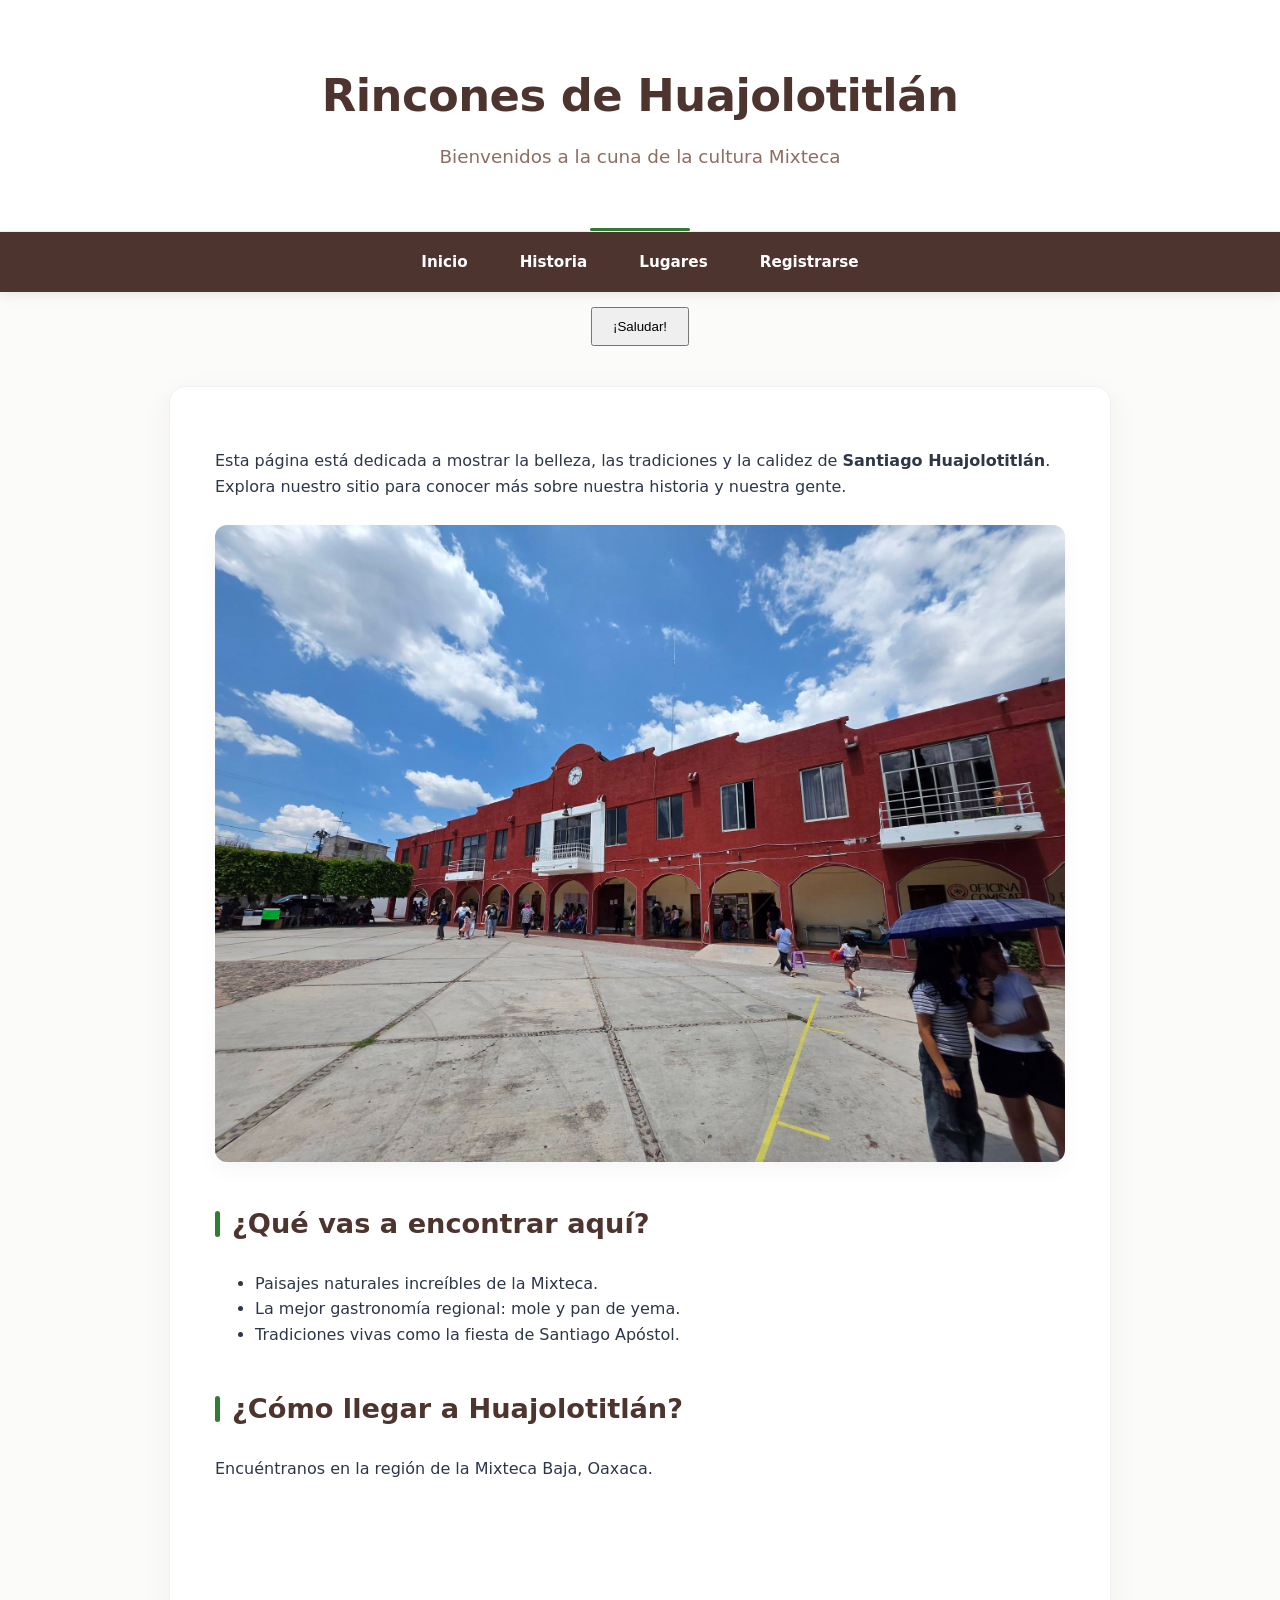
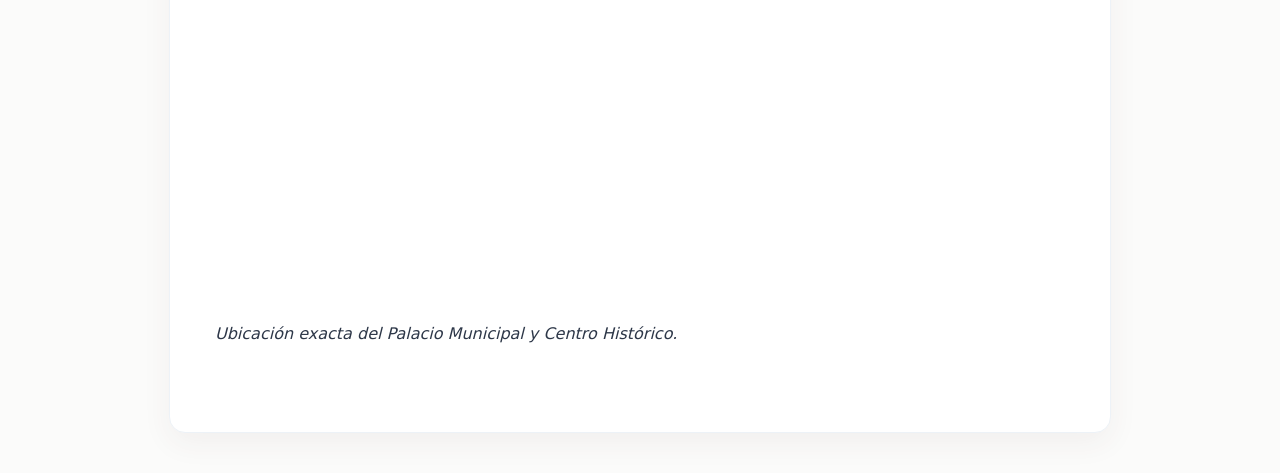
<file: index.html>
<!DOCTYPE html>
<html lang="es">
<head>
    <meta charset="UTF-8">
    <meta name="viewport" content="width=device-width, initial-scale=1.0">
    <title>Rincones de Huajolotitlán - Inicio</title>
    <link rel="stylesheet" href="css/estilos.css">
</head>
<body>

    <header>
        <h1>Rincones de Huajolotitlán</h1>
        <h3>Bienvenidos a la cuna de la cultura Mixteca</h3>
    </header>

    <nav class="menu">
        <a href="index.html">Inicio</a>
        <a href="html/historia.html">Historia</a>
        <a href="html/lugares.html">Lugares</a>
        <a href="html/registro.html">Registrarse</a>
    </nav>

    <div style="text-align: center; margin: 15px;">
        <button onclick="saludarVisitante()" style="padding: 10px 20px; cursor: pointer;">¡Saludar!</button>
    </div>

    <main>
        <section class="introduccion">
            <p>Esta página está dedicada a mostrar la belleza, las tradiciones y la calidez de <strong>Santiago Huajolotitlán</strong>. Explora nuestro sitio para conocer más sobre nuestra historia y nuestra gente.</p>
            
            <img src="img/palacio.jpg" alt="Vista panorámica de Santiago Huajolotitlán, Oaxaca" class="img-fluida">
        </section>

        <section class="contenido">
            <h2>¿Qué vas a encontrar aquí?</h2>
            <ul>
                <li>Paisajes naturales increíbles de la Mixteca.</li>
                <li>La mejor gastronomía regional: mole y pan de yema.</li>
                <li>Tradiciones vivas como la fiesta de Santiago Apóstol.</li>
            </ul>
        </section>

        <section class="mapa">
            <h2>¿Cómo llegar a Huajolotitlán?</h2>
            <p>Encuéntranos en la región de la Mixteca Baja, Oaxaca.</p>
            <div class="contenedor-mapa">
                <iframe 
                    src="https://www.google.com/maps/embed?pb=!1m18!1m12!1m3!1d15147.887824835606!2d-97.7408845!3d17.8516035!2m3!1f0!2f0!3f0!3m2!1i1024!2i768!4f13.1!3m3!1m2!1s0x85c5f829f0326447%3A0x6ec0c5c4900a0b7b!2sSantiago%20Huajolotitl%C3%A1n%2C%20Oax.!5e0!3m2!1ses-419!2smx!4v1714150000000!5m2!1ses-419!2smx" 
                    width="100%" height="400" style="border:0;" allowfullscreen="" loading="lazy">
                </iframe>
            </div>
            <p><em>Ubicación exacta del Palacio Municipal y Centro Histórico.</em></p>
        </section>
    </main>

    <script src="js/script.js"></script>
    
</body>
</html>
</file>
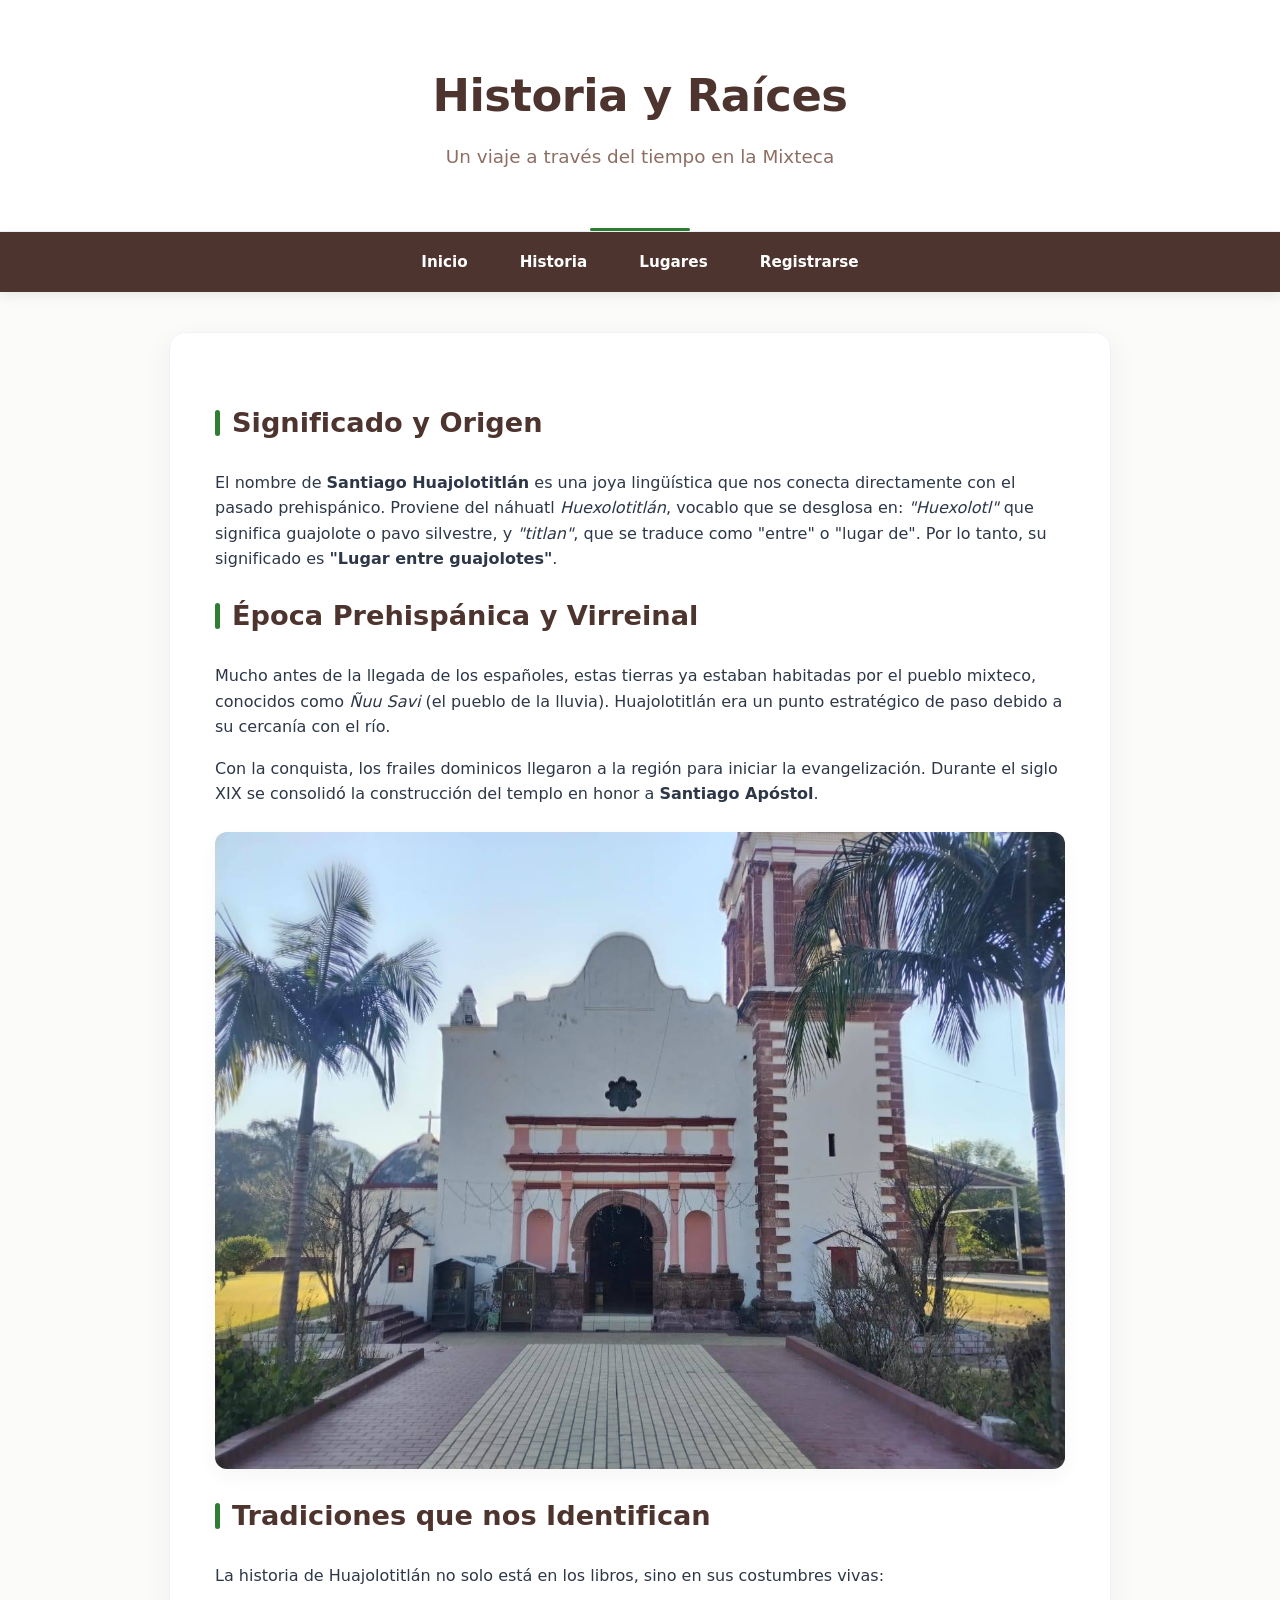
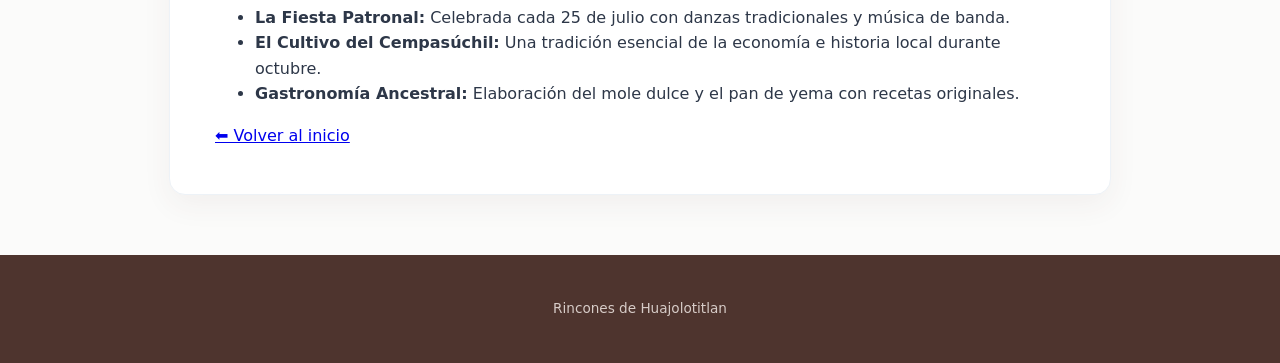
<file: html/historia.html>
<!DOCTYPE html>
<html lang="es">
<head>
    <meta charset="UTF-8">
    <meta name="viewport" content="width=device-width, initial-scale=1.0">
    <title>Historia - Rincones de Huajolotitlán</title>
    <link rel="stylesheet" href="../css/estilos.css">
</head>
<body>

    <header>
        <h1>Historia y Raíces</h1>
        <h3>Un viaje a través del tiempo en la Mixteca</h3>
    </header>

    <nav class="menu">
        <a href="../index.html">Inicio</a>
        <a href="historia.html">Historia</a>
        <a href="lugares.html">Lugares</a>
        <a href="registro.html">Registrarse</a>
    </nav>

    <main class="contenedor-historia">
        
        <article>
            <h2>Significado y Origen</h2>
            <p>
                El nombre de <strong>Santiago Huajolotitlán</strong> es una joya lingüística que nos conecta directamente con el pasado prehispánico. Proviene del náhuatl <em>Huexolotitlán</em>, vocablo que se desglosa en: 
                <em>"Huexolotl"</em> que significa guajolote o pavo silvestre, y <em>"titlan"</em>, que se traduce como "entre" o "lugar de". Por lo tanto, su significado es <strong>"Lugar entre guajolotes"</strong>.
            </p>
        </article>

        <article>
            <h2>Época Prehispánica y Virreinal</h2>
            <p>
                Mucho antes de la llegada de los españoles, estas tierras ya estaban habitadas por el pueblo mixteco, conocidos como <em>Ñuu Savi</em> (el pueblo de la lluvia). Huajolotitlán era un punto estratégico de paso debido a su cercanía con el río.
            </p>
            <p>
                Con la conquista, los frailes dominicos llegaron a la región para iniciar la evangelización. Durante el siglo XIX se consolidó la construcción del templo en honor a <strong>Santiago Apóstol</strong>.
            </p>
            <img src="../img/templo.jpg" alt="Templo de Santiago Apóstol en Huajolotitlán" class="img-historia">
        </article>

        <article>
            <h2>Tradiciones que nos Identifican</h2>
            <p>La historia de Huajolotitlán no solo está en los libros, sino en sus costumbres vivas:</p>
            <ul>
                <li><strong>La Fiesta Patronal:</strong> Celebrada cada 25 de julio con danzas tradicionales y música de banda.</li>
                <li><strong>El Cultivo del Cempasúchil:</strong> Una tradición esencial de la economía e historia local durante octubre.</li>
                <li><strong>Gastronomía Ancestral:</strong> Elaboración del mole dulce y el pan de yema con recetas originales.</li>
            </ul>
        </article>

        <div class="enlace-volver">
            <a href="../index.html">⬅ Volver al inicio</a>
        </div>
    </main>

    <footer>
        <p>Rincones de Huajolotitlan</p>
    </footer>

</body>
</html>
</file>
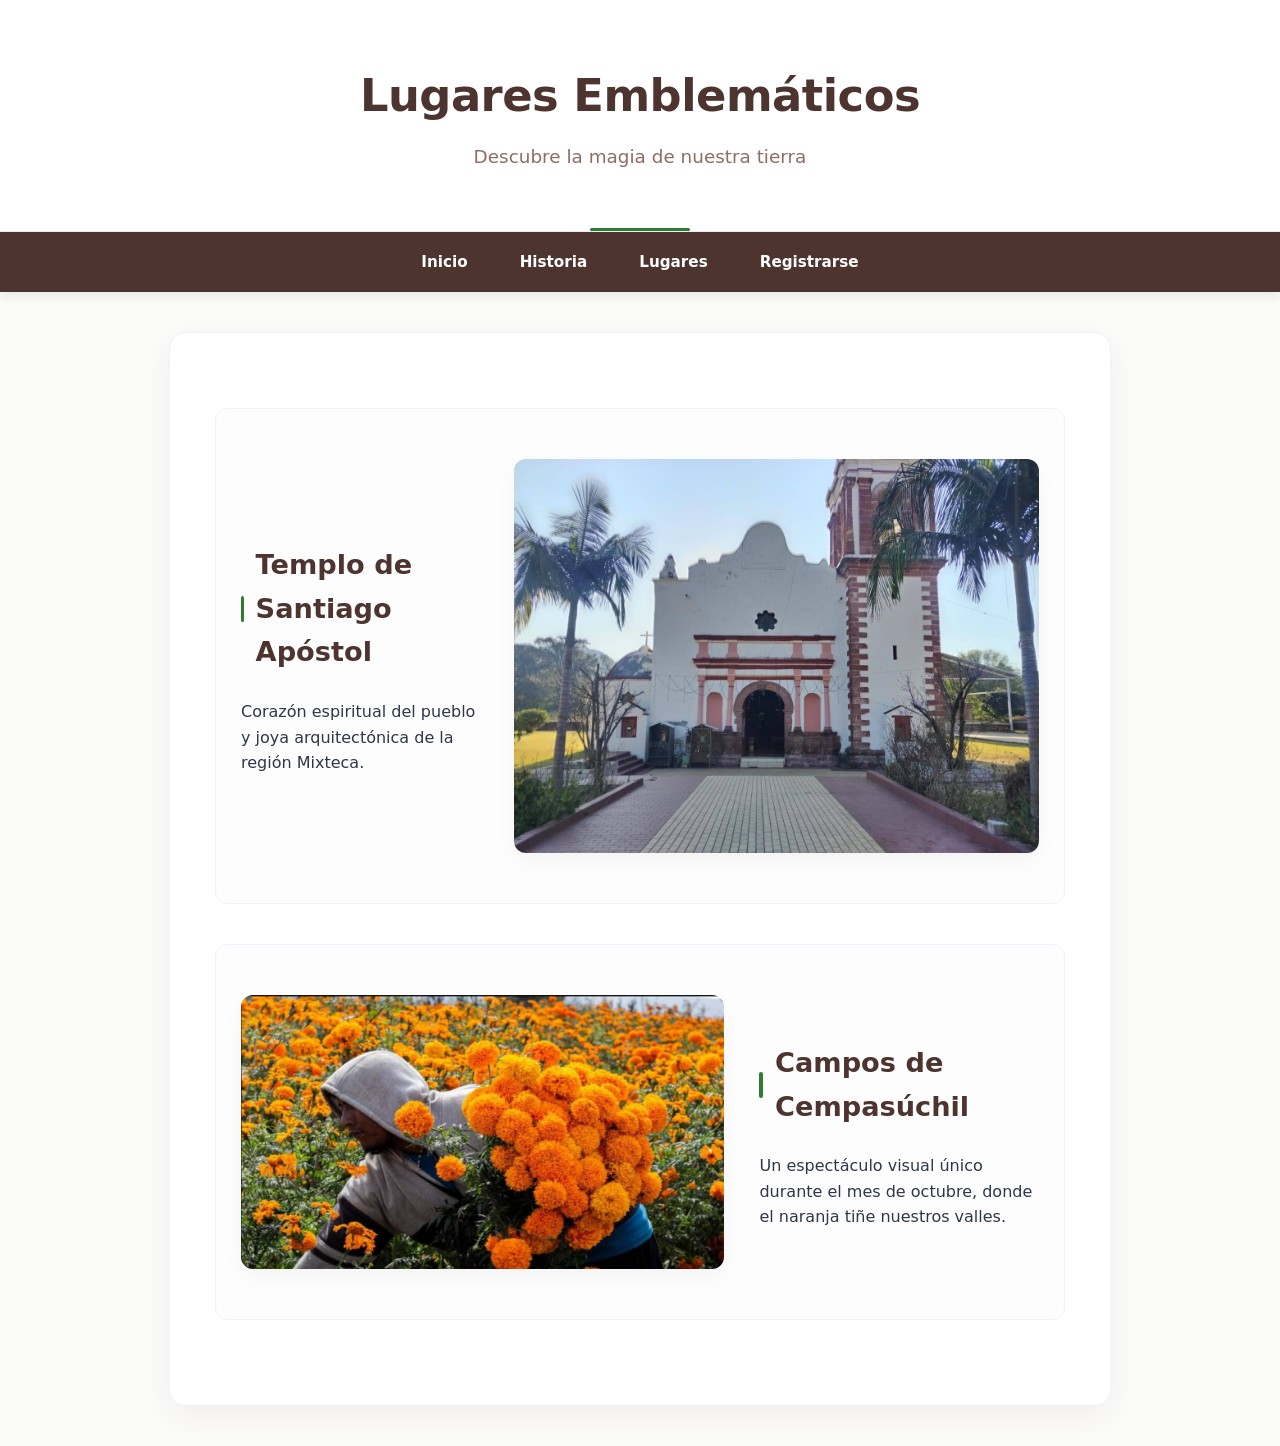
<file: html/lugares.html>
<!DOCTYPE html>
<html lang="es">
<head>
    <meta charset="UTF-8">
    <meta name="viewport" content="width=device-width, initial-scale=1.0">
    <title>Lugares - Rincones de Huajolotitlán</title>
    <!-- Ruta corregida para encontrar el CSS afuera -->
    <link rel="stylesheet" href="../css/estilos.css">
</head>
<body>

    <header>
        <h1>Lugares Emblemáticos</h1>
        <h3>Descubre la magia de nuestra tierra</h3>
    </header>

    <nav class="menu">
        <!-- Ruta corregida para volver al index que está afuera -->
        <a href="../index.html">Inicio</a>
        <!-- Estos se quedan igual porque están en la misma carpeta 'html' -->
        <a href="historia.html">Historia</a>
        <a href="lugares.html">Lugares</a>
        <a href="registro.html">Registrarse</a>
    </nav>

    <main class="contenedor-lugares">
        <section class="tarjeta-lugar">
            <div class="info-lugar">
                <h2>Templo de Santiago Apóstol</h2>
                <p>Corazón espiritual del pueblo y joya arquitectónica de la región Mixteca.</p>
            </div>
            <div class="foto-lugar">
                <!-- Ruta corregida para encontrar la imagen afuera -->
                <img src="../img/templo.jpg" alt="Fachada del Templo de Santiago Apóstol">
            </div>
        </section>

        <section class="tarjeta-lugar inversa">
            <div class="info-lugar">
                <h2>Campos de Cempasúchil</h2>
                <p>Un espectáculo visual único durante el mes de octubre, donde el naranja tiñe nuestros valles.</p>
            </div>
            <div class="foto-lugar">
                <!-- Ruta corregida para encontrar la imagen afuera -->
                <img src="../img/flor.png" alt="Campos coloridos de flor de Cempasúchil en Huajolotitlán">
            </div>
        </section>
    </main>

</body>
</html>
</file>
<file: css/estilos.css>
:root {
    --color-primario: #4e342e;    /* Caf� chocolate oscuro, elegante */
    --color-acento: #8d6e63;      /* Caf� arena suave para detalles */
    --color-secundario: #2e7d32;  /* Verde agave fresco y moderno */
    --color-fondo: #fbfbfa;       /* Blanco calido, descansa la vista */
    --color-texto: #2d3748;       /* Gris oscuro elegante para lectura */
    --blanco: #ffffff;
    --borde-suave: #edf2f7;
    --sombra-premium: 0 10px 30px rgba(78, 52, 46, 0.06); /* Sombra mejorada m�s profunda */
    --transicion: all 0.3s cubic-bezier(0.4, 0, 0.2, 1); /* Animaci�n suave estilo Google */
}

body {
  font-family: system-ui, -apple-system, BlinkMacSystemFont, 'Segoe UI', Roboto, sans-serif;
  line-height: 1.6;
  color: var(--color-texto);
  background-color: var(--color-fondo);
  margin: 0;
  padding: 0;
}

header {
  background-color: var(--blanco);
  color: var(--color-primario);
  padding: 60px 20px;
  text-align: center;
  border-bottom: 1px solid var(--borde-suave);
  position: relative;
}

/* L�nea decorativa elegante debajo del header */
header::after {
  content: '';
  position: absolute;
  bottom: 0;
  left: 50%;
  transform: translateX(-50%);
  width: 100px;
  height: 3px;
  background-color: var(--color-secundario);
  border-radius: 2px;
}

header h1 {
  margin: 0;
  font-size: 2.8rem;
  font-weight: 800;
  color: var(--color-primario);
  letter-spacing: -0.5px;
}

header h3 {
  margin: 10px 0 0 0;
  font-weight: 500;
  color: var(--color-acento);
  font-size: 1.15rem;
}

.menu {
  display: flex; 
  justify-content: center;
  background-color: var(--color-primario);
  position: sticky;
  top: 0;
  z-index: 1000;
  box-shadow: 0 4px 12px rgba(0,0,0,0.08);
}

.menu a {
  color: var(--blanco);
  text-decoration: none;
  padding: 18px 26px;
  font-weight: 600;
  font-size: 0.95rem;
  transition: var(--transicion);
}

.menu a:hover {
  background-color: rgba(255, 255, 255, 0.08);
  color: var(--color-acento);
}

main {
  max-width: 850px;
  margin: 40px auto; 
  padding: 45px;
  background-color: var(--blanco);
  border: 1px solid var(--borde-suave);
  box-shadow: var(--sombra-premium);
  border-radius: 16px; /* Bordes un poco m�s curvos y modernos */
}

section {
  margin-bottom: 40px;
}

h2 {
  color: var(--color-primario);
  font-size: 1.7rem;
  font-weight: 700;
  margin-bottom: 25px;
  display: flex;
  align-items: center;
  gap: 12px;
}

h2::before {
  content: '';
  display: inline-block;
  width: 5px;
  height: 26px;
  background-color: var(--color-secundario);
  border-radius: 3px;
}

img {
  max-width: 100%;
  height: auto;
  border-radius: 12px;
  display: block;
  margin: 25px auto;
  box-shadow: 0 8px 20px rgba(0,0,0,0.04);
  transition: var(--transicion);
}

/* Efecto levitaci�n sutil en im�genes al pasar el mouse */
img:hover {
  transform: translateY(-4px);
  box-shadow: 0 12px 25px rgba(0,0,0,0.08);
}

.tarjeta-lugar {
  display: flex;
  align-items: center;
  gap: 35px;
  margin-top: 30px;
  padding: 25px;
  border-radius: 12px;
  border: 1px solid var(--borde-suave);
  background-color: #fdfdfd;
  transition: var(--transicion);
}

.tarjeta-lugar:hover {
  border-color: var(--color-acento);
  box-shadow: 0 6px 15px rgba(0,0,0,0.02);
}

.inversa {
  flex-direction: row-reverse;
}

.formulario {
  display: flex;
  flex-direction: column;
  gap: 22px;
  max-width: 500px;
  margin: 0 auto;
}

.campo {
  display: flex;
  flex-direction: column;
}

label {
  font-weight: 600;
  margin-bottom: 8px;
  color: var(--color-primario);
  font-size: 0.9rem;
}

input, textarea {
  padding: 14px;
  border: 1px solid #cbd5e1;
  border-radius: 8px;
  font-size: 0.95rem;
  background-color: #fff;
  color: var(--color-texto);
  transition: var(--transicion);
}

/* Efecto de enfoque moderno en los inputs */
input:focus, textarea:focus {
  border-color: var(--color-secundario);
  box-shadow: 0 0 0 4px rgba(46, 125, 50, 0.12);
  background-color: #fff;
  transform: scale(1.01); /* Crece un poquito de forma interactiva */
  outline: none;
}

.boton-enviar {
  background-color: var(--color-secundario);
  color: var(--blanco);
  padding: 16px;
  border: none;
  border-radius: 8px;
  font-size: 1rem;
  font-weight: 600;
  cursor: pointer;
  box-shadow: 0 4px 12px rgba(46, 125, 50, 0.2);
  transition: var(--transicion);
}

/* Efecto premium al bot�n al pasar el mouse */
.boton-enviar:hover {
  background-color: #1b5e20;
  transform: translateY(-2px);
  box-shadow: 0 6px 20px rgba(46, 125, 50, 0.3);
}

.boton-enviar:active {
  transform: translateY(0);
}

/* --- ADAPTACI�N RESPONSIVA (CELULARES) --- */
@media (max-width: 768px) {
  header {
    padding: 45px 15px;
  }

  header h1 {
    font-size: 2.1rem;
  }

  .menu {
    flex-direction: row;       
    flex-wrap: wrap;           
    justify-content: center;
    padding: 6px;
  }

  .menu a {
    padding: 14px 16px;        
    font-size: 0.9rem;
  }
  
  main {
    margin: 20px 12px;
    padding: 30px 20px;
  }

  .tarjeta-lugar, .inversa {
    flex-direction: column; 
    text-align: center;
    padding: 20px;
  }
}

@media (max-width: 375px) {
  .menu a {
    padding: 12px 10px;
    font-size: 0.8rem;
  }
}

footer {
  background-color: var(--color-primario);
  color: #d7ccc8;
  text-align: center;
  padding: 30px 20px;
  margin-top: 60px;
  font-size: 0.85rem;
}
</file>
